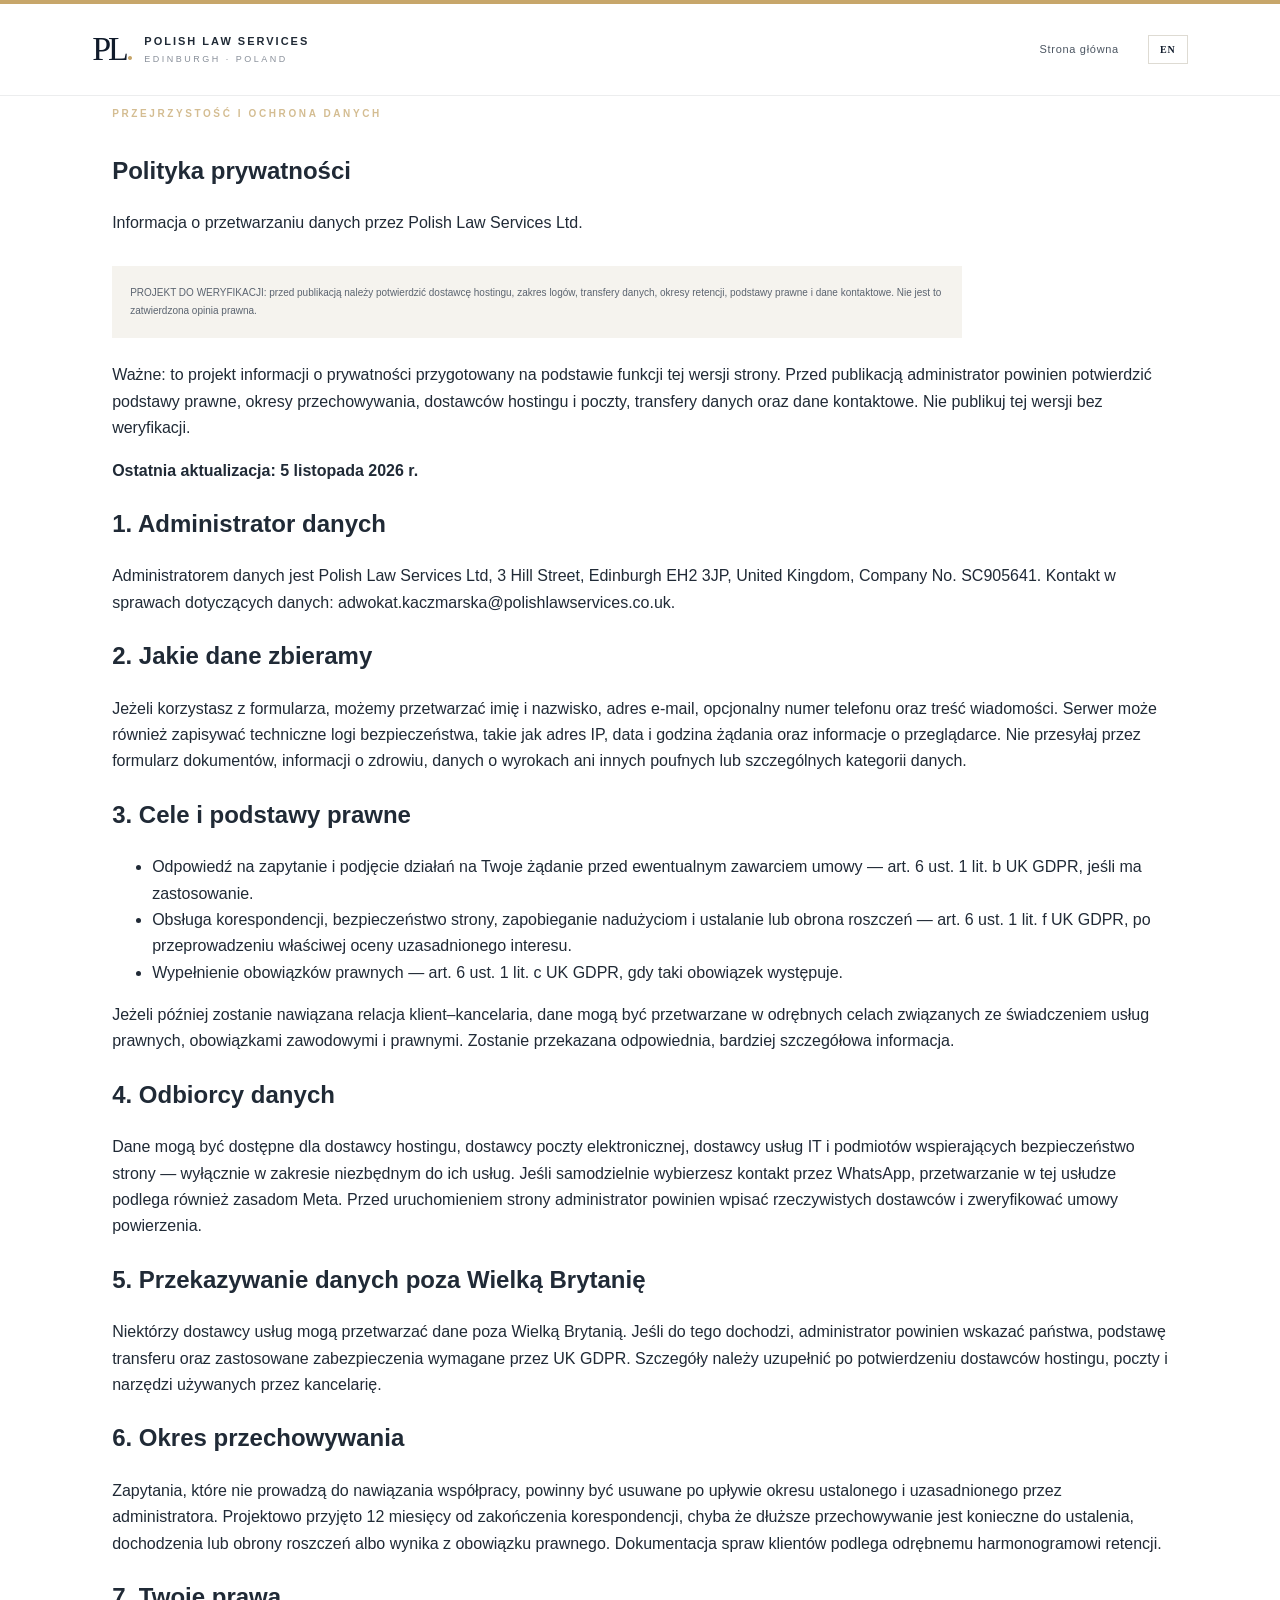
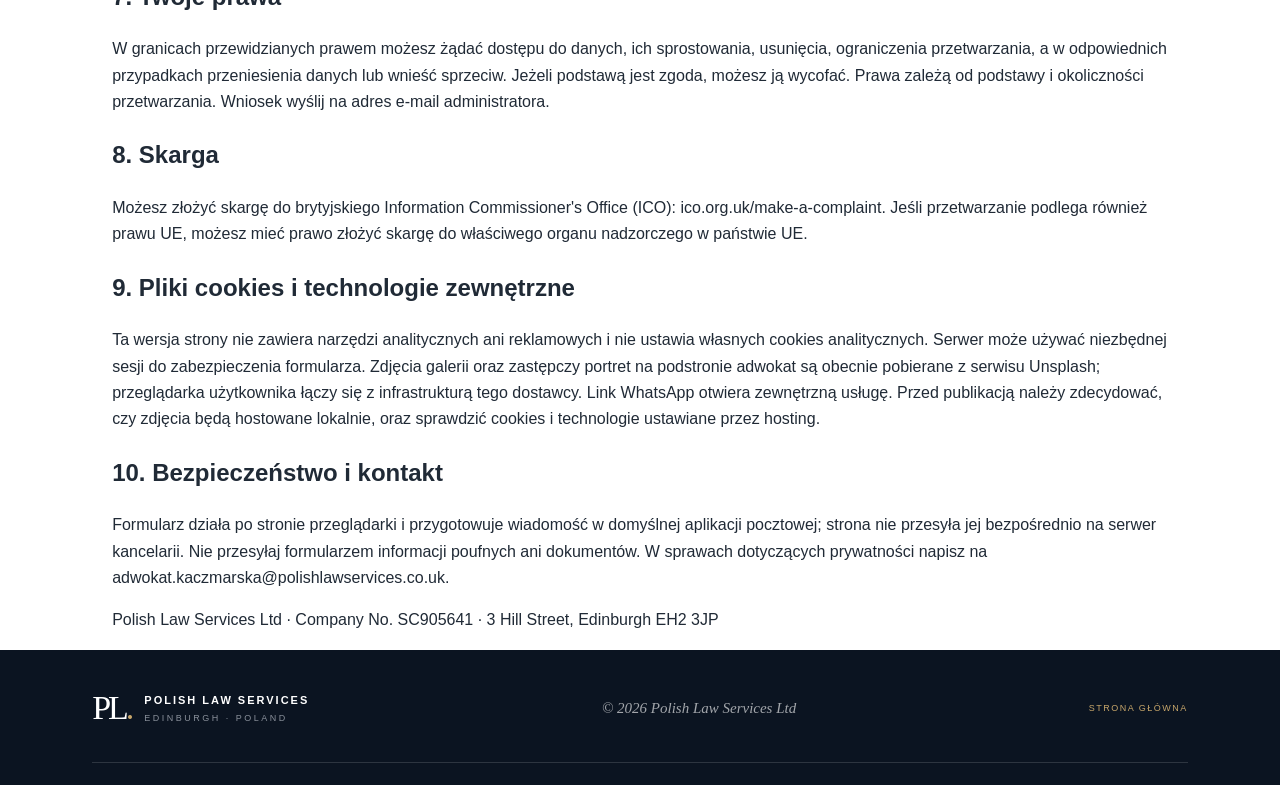
<file: privacy.html>
<!DOCTYPE html><html lang="pl"><head><meta charset="UTF-8"><meta name="viewport" content="width=device-width, initial-scale=1.0"><meta name="theme-color" content="#101b2b"><title>Polityka prywatności | Polish Law Services</title><link rel="stylesheet" href="style.css"></head><body><div class="topline"></div><header class="site-header"><a class="brand" href="index.html"><span class="brand-mark">PL<span>.</span></span><span class="brand-copy"><strong>POLISH LAW SERVICES</strong><small>EDINBURGH · POLAND</small></span></a><nav class="main-nav"><a href="index.html" data-pl="Strona główna" data-en="Home">Strona główna</a><button class="language-switch" type="button">EN</button></nav></header><main><section class="subpage-hero"><div class="section-wrap"><p class="eyebrow" data-pl="PRZEJRZYSTOŚĆ I OCHRONA DANYCH" data-en="TRANSPARENCY AND DATA PROTECTION">PRZEJRZYSTOŚĆ I OCHRONA DANYCH</p><h1 data-pl="Polityka prywatności" data-en="Privacy notice">Polityka prywatności</h1><p data-pl="Informacja o przetwarzaniu danych przez Polish Law Services Ltd." data-en="Information about how Polish Law Services Ltd processes personal data.">Informacja o przetwarzaniu danych przez Polish Law Services Ltd.</p></div></section><section class="section-wrap subpage-content privacy-content"><div class="legal-note" style="background:#f5f3ee;color:#5b6470;padding:18px;margin-bottom:24px">PROJEKT DO WERYFIKACJI: przed publikacją należy potwierdzić dostawcę hostingu, zakres logów, transfery danych, okresy retencji, podstawy prawne i dane kontaktowe. Nie jest to zatwierdzona opinia prawna.</div>
<div class="notice" data-pl="Ważne: to projekt informacji o prywatności przygotowany na podstawie funkcji tej wersji strony. Przed publikacją administrator powinien potwierdzić podstawy prawne, okresy przechowywania, dostawców hostingu i poczty, transfery danych oraz dane kontaktowe. Nie publikuj tej wersji bez weryfikacji." data-en="Important: this is a draft privacy notice based on the features in this website version. Before publication, the controller must confirm lawful bases, retention periods, hosting and email providers, data transfers and contact details. Do not publish without review.">Ważne: to projekt informacji o prywatności przygotowany na podstawie funkcji tej wersji strony. Przed publikacją administrator powinien potwierdzić podstawy prawne, okresy przechowywania, dostawców hostingu i poczty, transfery danych oraz dane kontaktowe. Nie publikuj tej wersji bez weryfikacji.</div>
<div class="lang-block" data-lang="pl"><p><strong>Ostatnia aktualizacja: 5 listopada 2026 r.</strong></p><h2>1. Administrator danych</h2><p>Administratorem danych jest Polish Law Services Ltd, 3 Hill Street, Edinburgh EH2 3JP, United Kingdom, Company No. SC905641. Kontakt w sprawach dotyczących danych: <a href="mailto:adwokat.kaczmarska@polishlawservices.co.uk">adwokat.kaczmarska@polishlawservices.co.uk</a>.</p><h2>2. Jakie dane zbieramy</h2><p>Jeżeli korzystasz z formularza, możemy przetwarzać imię i nazwisko, adres e-mail, opcjonalny numer telefonu oraz treść wiadomości. Serwer może również zapisywać techniczne logi bezpieczeństwa, takie jak adres IP, data i godzina żądania oraz informacje o przeglądarce. Nie przesyłaj przez formularz dokumentów, informacji o zdrowiu, danych o wyrokach ani innych poufnych lub szczególnych kategorii danych.</p><h2>3. Cele i podstawy prawne</h2><ul><li>Odpowiedź na zapytanie i podjęcie działań na Twoje żądanie przed ewentualnym zawarciem umowy — art. 6 ust. 1 lit. b UK GDPR, jeśli ma zastosowanie.</li><li>Obsługa korespondencji, bezpieczeństwo strony, zapobieganie nadużyciom i ustalanie lub obrona roszczeń — art. 6 ust. 1 lit. f UK GDPR, po przeprowadzeniu właściwej oceny uzasadnionego interesu.</li><li>Wypełnienie obowiązków prawnych — art. 6 ust. 1 lit. c UK GDPR, gdy taki obowiązek występuje.</li></ul><p>Jeżeli później zostanie nawiązana relacja klient–kancelaria, dane mogą być przetwarzane w odrębnych celach związanych ze świadczeniem usług prawnych, obowiązkami zawodowymi i prawnymi. Zostanie przekazana odpowiednia, bardziej szczegółowa informacja.</p><h2>4. Odbiorcy danych</h2><p>Dane mogą być dostępne dla dostawcy hostingu, dostawcy poczty elektronicznej, dostawcy usług IT i podmiotów wspierających bezpieczeństwo strony — wyłącznie w zakresie niezbędnym do ich usług. Jeśli samodzielnie wybierzesz kontakt przez WhatsApp, przetwarzanie w tej usłudze podlega również zasadom Meta. Przed uruchomieniem strony administrator powinien wpisać rzeczywistych dostawców i zweryfikować umowy powierzenia.</p><h2>5. Przekazywanie danych poza Wielką Brytanię</h2><p>Niektórzy dostawcy usług mogą przetwarzać dane poza Wielką Brytanią. Jeśli do tego dochodzi, administrator powinien wskazać państwa, podstawę transferu oraz zastosowane zabezpieczenia wymagane przez UK GDPR. Szczegóły należy uzupełnić po potwierdzeniu dostawców hostingu, poczty i narzędzi używanych przez kancelarię.</p><h2>6. Okres przechowywania</h2><p>Zapytania, które nie prowadzą do nawiązania współpracy, powinny być usuwane po upływie okresu ustalonego i uzasadnionego przez administratora. Projektowo przyjęto 12 miesięcy od zakończenia korespondencji, chyba że dłuższe przechowywanie jest konieczne do ustalenia, dochodzenia lub obrony roszczeń albo wynika z obowiązku prawnego. Dokumentacja spraw klientów podlega odrębnemu harmonogramowi retencji.</p><h2>7. Twoje prawa</h2><p>W granicach przewidzianych prawem możesz żądać dostępu do danych, ich sprostowania, usunięcia, ograniczenia przetwarzania, a w odpowiednich przypadkach przeniesienia danych lub wnieść sprzeciw. Jeżeli podstawą jest zgoda, możesz ją wycofać. Prawa zależą od podstawy i okoliczności przetwarzania. Wniosek wyślij na adres e-mail administratora.</p><h2>8. Skarga</h2><p>Możesz złożyć skargę do brytyjskiego Information Commissioner's Office (ICO): <a href="https://ico.org.uk/make-a-complaint/" target="_blank" rel="noopener">ico.org.uk/make-a-complaint</a>. Jeśli przetwarzanie podlega również prawu UE, możesz mieć prawo złożyć skargę do właściwego organu nadzorczego w państwie UE.</p><h2>9. Pliki cookies i technologie zewnętrzne</h2><p>Ta wersja strony nie zawiera narzędzi analitycznych ani reklamowych i nie ustawia własnych cookies analitycznych. Serwer może używać niezbędnej sesji do zabezpieczenia formularza. Zdjęcia galerii oraz zastępczy portret na podstronie adwokat są obecnie pobierane z serwisu Unsplash; przeglądarka użytkownika łączy się z infrastrukturą tego dostawcy. Link WhatsApp otwiera zewnętrzną usługę. Przed publikacją należy zdecydować, czy zdjęcia będą hostowane lokalnie, oraz sprawdzić cookies i technologie ustawiane przez hosting.</p><h2>10. Bezpieczeństwo i kontakt</h2><p>Formularz działa po stronie przeglądarki i przygotowuje wiadomość w domyślnej aplikacji pocztowej; strona nie przesyła jej bezpośrednio na serwer kancelarii. Nie przesyłaj formularzem informacji poufnych ani dokumentów. W sprawach dotyczących prywatności napisz na <a href="mailto:adwokat.kaczmarska@polishlawservices.co.uk">adwokat.kaczmarska@polishlawservices.co.uk</a>.</p></div>
<div class="lang-block" data-lang="en" hidden><p><strong>Last updated: 5 November 2026.</strong></p><h2>1. Data controller</h2><p>The controller is Polish Law Services Ltd, 3 Hill Street, Edinburgh EH2 3JP, United Kingdom, Company No. SC905641. Data protection contact: <a href="mailto:adwokat.kaczmarska@polishlawservices.co.uk">adwokat.kaczmarska@polishlawservices.co.uk</a>.</p><h2>2. Data we collect</h2><p>If you use the enquiry form, we may process your name, email address, optional telephone number and message. The server may also record technical security logs such as IP address, request date and time and browser information. Do not submit documents, health information, criminal conviction data or other confidential or special category data through this form.</p><h2>3. Purposes and lawful bases</h2><ul><li>Responding to an enquiry and taking steps at your request before a possible contract — Article 6(1)(b) UK GDPR, where applicable.</li><li>Managing correspondence, website security, preventing abuse and establishing or defending legal claims — Article 6(1)(f) UK GDPR, subject to an appropriate legitimate interests assessment.</li><li>Complying with legal obligations — Article 6(1)(c) UK GDPR, where such an obligation applies.</li></ul><p>If a solicitor-client relationship is later established, information may be processed for separate purposes relating to legal services, professional duties and legal obligations. Appropriate additional information will be provided.</p><h2>4. Recipients</h2><p>Data may be accessible to the hosting provider, email provider, IT service providers and website security providers, only as necessary for their services. If you choose to contact the practice through WhatsApp, processing by that service is also subject to Meta's terms. Before launch, the controller should identify the actual providers and check data processing agreements.</p><h2>5. International transfers</h2><p>Some service providers may process data outside the United Kingdom. If so, the controller must identify the relevant countries, transfer mechanism and safeguards required by UK GDPR. Details must be completed after confirming the hosting, email and other service providers.</p><h2>6. Retention</h2><p>Enquiries that do not result in an engagement should be deleted after a period set and justified by the controller. This draft proposes 12 months after correspondence ends, unless longer retention is necessary to establish, exercise or defend legal claims or is required by law. Client matter files are subject to a separate retention schedule.</p><h2>7. Your rights</h2><p>Subject to applicable law, you may request access, rectification, erasure, restriction, and in appropriate cases data portability, or object to processing. Where consent is the lawful basis, you may withdraw it. Rights depend on the lawful basis and circumstances. Contact the controller by email.</p><h2>8. Complaints</h2><p>You may complain to the UK Information Commissioner's Office (ICO): <a href="https://ico.org.uk/make-a-complaint/" target="_blank" rel="noopener">ico.org.uk/make-a-complaint</a>. If EU data protection law also applies, you may have the right to complain to the relevant supervisory authority in an EU Member State.</p><h2>9. Cookies and third-party technologies</h2><p>This version of the website does not include analytics or advertising tools and does not set its own analytics cookies. The server may use an essential session cookie to secure the enquiry form. Gallery images and the placeholder portrait on the advocate page are currently loaded from Unsplash, so the visitor's browser connects to that provider's infrastructure. The WhatsApp link opens an external service. Before launch, decide whether images will be hosted locally and check cookies and technologies used by the hosting provider.</p><h2>10. Security and contact</h2><p>The browser-based form prepares a message in the visitor's default email application; the website does not submit the enquiry directly to the practice's server. Do not submit confidential information or documents through the form. For privacy enquiries, email <a href="mailto:adwokat.kaczmarska@polishlawservices.co.uk">adwokat.kaczmarska@polishlawservices.co.uk</a>.</p></div>
<p class="profile-note">Polish Law Services Ltd · Company No. SC905641 · 3 Hill Street, Edinburgh EH2 3JP</p></section></main><footer class="site-footer"><div class="footer-top"><a class="brand brand-footer" href="index.html"><span class="brand-mark">PL<span>.</span></span><span class="brand-copy"><strong>POLISH LAW SERVICES</strong><small>EDINBURGH · POLAND</small></span></a><p>© <span id="year"></span> Polish Law Services Ltd</p><a href="index.html" class="back-top" data-pl="STRONA GŁÓWNA" data-en="HOME">STRONA GŁÓWNA</a></div></footer><script>let lang='pl';const btn=document.querySelector('.language-switch');function setLang(next){lang=next;document.documentElement.lang=next;document.querySelectorAll('[data-pl][data-en]').forEach(el=>el.innerHTML=el.dataset[next]);document.querySelectorAll('.lang-block').forEach(el=>el.hidden=el.dataset.lang!==next);btn.textContent=next==='pl'?'EN':'PL';}btn.addEventListener('click',()=>setLang(lang==='pl'?'en':'pl'));document.getElementById('year').textContent=new Date().getFullYear();</script></body></html>
</file>
<file: style.css>
:root{--navy:#101b2b;--navy2:#172538;--gold:#c7a66a;--cream:#f5f3ee;--ink:#202a36;--muted:#727982;--line:#dedbd3;--white:#fff}
*{box-sizing:border-box}html{scroll-behavior:smooth;scroll-padding-top:90px}body{margin:0;color:var(--ink);font-family:"DM Sans",sans-serif;background:#fff;line-height:1.65}a{color:inherit;text-decoration:none}.topline{height:4px;background:var(--gold)}
.site-header{height:92px;padding:0 7.2%;display:flex;align-items:center;justify-content:space-between;background:#fff;position:sticky;top:0;z-index:20;border-bottom:1px solid rgba(16,27,43,.08)}.brand{display:flex;align-items:center;gap:13px}.brand-mark{font-family:"Playfair Display",serif;font-size:34px;letter-spacing:-3px;color:var(--navy);line-height:1}.brand-mark span{color:var(--gold)}.brand-copy{display:flex;flex-direction:column;gap:2px}.brand-copy strong{font-size:11px;letter-spacing:2px;font-weight:700}.brand-copy small{font-size:9px;letter-spacing:2.5px;color:#89909a}.main-nav{display:flex;align-items:center;gap:29px}.main-nav>a{font-size:11px;letter-spacing:.7px;color:#4c5662;transition:color .2s}.main-nav>a:hover{color:var(--gold)}.language-switch{border:1px solid var(--line);background:#fff;padding:8px 11px;font:600 10px "DM Sans";letter-spacing:1px;cursor:pointer;color:var(--navy)}.menu-toggle{display:none;background:none;border:0}
.hero{height:min(690px,78vw);min-height:570px;position:relative;display:flex;align-items:center;overflow:hidden;background:var(--navy)}.hero-image{position:absolute;inset:0;background:url("https://images.unsplash.com/photo-1506377585622-bedcbb027afc?auto=format&fit=crop&w=2200&q=90") center 48%/cover;opacity:.55;transform:scale(1.02)}.hero-shade{position:absolute;inset:0;background:linear-gradient(90deg,rgba(9,18,30,.94) 0%,rgba(9,18,30,.75) 48%,rgba(9,18,30,.2) 100%)}.hero-content{position:relative;z-index:1;margin-left:12%;max-width:700px;color:#fff;padding:50px 24px 70px 0}.eyebrow,.overline{font-size:10px;letter-spacing:2.6px;font-weight:700}.eyebrow{color:#d4bd92;margin-bottom:28px}.hero h1,.intro h2,.services-heading h2,.approach h2,.gallery-heading h2,.contact-copy h2{font-family:"Playfair Display",serif;font-weight:400;letter-spacing:-1.5px;line-height:1.13}.hero h1{font-size:clamp(42px,5.2vw,72px);margin:0 0 23px}.hero h1 em,.intro h2 em,.services-heading h2 em,.approach h2 em,.gallery-heading h2 em,.contact-copy h2 em{font-weight:400;color:var(--gold)}.hero-lead{max-width:490px;color:rgba(255,255,255,.78);font-size:14px;line-height:1.9}.hero-actions{display:flex;align-items:center;gap:30px;margin-top:35px}.button{display:inline-flex;justify-content:center;align-items:center;min-height:50px;padding:0 25px;font:700 10px "DM Sans";letter-spacing:1.3px;text-transform:uppercase;border:0;cursor:pointer;transition:transform .2s,background .2s}.button:hover{transform:translateY(-2px)}.button-gold{background:var(--gold);color:#101b2b}.button-gold:hover{background:#d6b77e}.text-link{font-size:11px;letter-spacing:.5px;color:#fff}.text-link span{color:var(--gold);padding-left:6px}.hero-caption{position:absolute;bottom:25px;left:7.2%;right:7.2%;display:flex;justify-content:space-between;color:rgba(255,255,255,.55);font-size:9px;letter-spacing:2px}
.section-wrap{max-width:1240px;margin:auto;padding-left:7.2%;padding-right:7.2%}.intro{padding-top:125px;padding-bottom:130px}.section-kicker{display:flex;align-items:center;gap:15px;font-size:9px;letter-spacing:2px;color:#8b9299;margin-bottom:58px}.section-kicker span:first-child{color:var(--gold);font-size:11px}.section-kicker:after{content:"";height:1px;width:45px;background:var(--gold)}.intro-grid,.approach-grid{display:grid;grid-template-columns:1fr 1fr;gap:9%}.overline{color:#8b9299;margin:0 0 20px}.intro h2,.approach h2{font-size:clamp(40px,4.2vw,58px);margin:0;color:var(--navy)}.intro-copy{padding-top:35px}.intro-copy>p:first-child{font-size:15px;line-height:2;color:#606a75;margin:0}.signature{margin-top:35px!important;font-family:"Playfair Display",serif;font-size:20px!important;color:var(--navy)!important}.signature span{font-family:"DM Sans";font-size:11px;color:#89909a}
.services-section{background:var(--navy);color:#fff;padding:105px 0 95px}.section-kicker.light{color:rgba(255,255,255,.5)}.services-heading{display:flex;justify-content:space-between;align-items:end;gap:40px;margin-bottom:55px}.gold{color:var(--gold)}.services-heading h2,.contact-copy h2{font-size:clamp(42px,4.4vw,60px);margin:0}.services-heading>p{max-width:350px;color:rgba(255,255,255,.62);font-size:13px;line-height:1.9;margin:0 0 5px}.service-grid{display:grid;grid-template-columns:repeat(3,1fr);border-top:1px solid rgba(255,255,255,.18);border-left:1px solid rgba(255,255,255,.18)}.service-card{min-height:245px;padding:28px 30px 25px;border-right:1px solid rgba(255,255,255,.18);border-bottom:1px solid rgba(255,255,255,.18);position:relative;transition:background .25s}.service-card:hover{background:rgba(255,255,255,.045)}.service-card>span{color:var(--gold);font-size:10px;letter-spacing:1px}.service-card h3{font:400 22px "Playfair Display";margin:27px 0 10px}.service-card p{font-size:11px;line-height:1.9;color:rgba(255,255,255,.58);max-width:290px;margin:0}.service-card>b{position:absolute;right:28px;top:26px;color:var(--gold);font-weight:400}.legal-note{font-size:10px;line-height:1.8;color:rgba(255,255,255,.48);max-width:850px;margin:30px 0 0}
.approach{padding-top:120px;padding-bottom:125px}.approach .section-kicker{margin-bottom:55px}.steps{padding-top:5px}.step{display:grid;grid-template-columns:42px 1fr;gap:18px;padding:0 0 25px;margin-bottom:25px;border-bottom:1px solid var(--line)}.step>span{font-size:10px;color:var(--gold);padding-top:5px}.step h3{font:400 21px "Playfair Display";color:var(--navy);margin:0 0 7px}.step p{font-size:12px;line-height:1.8;color:#78808a;margin:0;max-width:450px}
.gallery-section{background:var(--cream);padding:100px 0 115px}.gallery-heading{display:flex;justify-content:space-between;align-items:end;margin-bottom:38px;gap:30px}.gallery-heading h2{font-size:clamp(36px,4vw,53px);color:var(--navy);margin:0}.gallery-heading p{font-size:12px;color:#737b84;max-width:290px;margin:0 0 5px}.gallery-grid{display:grid;grid-template-columns:1.5fr 1fr 1fr;gap:15px}.gallery-item{padding:0;border:0;position:relative;height:300px;overflow:hidden;background:#ddd;cursor:zoom-in;text-align:left}.gallery-item img{width:100%;height:100%;object-fit:cover;display:block;transition:transform .6s}.gallery-item:hover img{transform:scale(1.05)}.gallery-item:after{content:"";position:absolute;inset:50% 0 0;background:linear-gradient(transparent,rgba(0,0,0,.5))}.gallery-item span{position:absolute;z-index:1;bottom:16px;left:18px;color:#fff;font-size:9px;letter-spacing:2px}
.contact-section{background:#111e2e;color:#fff;padding:110px 0}.contact-grid{display:grid;grid-template-columns:1fr .86fr;gap:10%;align-items:start}.contact-copy .section-kicker{margin-bottom:45px}.contact-copy h2{margin-bottom:23px}.contact-copy>p:not(.overline){max-width:420px;color:rgba(255,255,255,.62);font-size:13px;line-height:1.9}.contact-details{display:flex;flex-direction:column;gap:10px;margin:30px 0;color:rgba(255,255,255,.78);font-size:12px}.contact-details a:first-child{font:400 23px "Playfair Display";color:#fff}.contact-details a:hover{color:var(--gold)}.contact-details span{max-width:300px}.button-whatsapp{border:1px solid rgba(255,255,255,.28);color:#fff;gap:10px;margin-top:5px}.wa-icon{font-size:18px;color:#9fc8a9}.contact-form{background:#fff;color:var(--navy);padding:42px 42px 35px}.contact-form h3{font:400 28px "Playfair Display";margin:0 0 4px}.contact-form>p{font-size:10px;color:#89909a;margin:0 0 25px}.contact-form label:not(.consent){display:block;margin:0 0 19px}.contact-form label>span{display:block;font-size:10px;letter-spacing:.5px;color:#59636f;margin-bottom:6px}.contact-form input:not([type=checkbox]),.contact-form textarea{width:100%;border:0;border-bottom:1px solid #d8dce0;border-radius:0;padding:9px 0;font:13px "DM Sans";color:var(--navy);outline:none;background:transparent}.contact-form input:focus,.contact-form textarea:focus{border-color:var(--gold)}.contact-form textarea{resize:vertical}.contact-form .consent{display:flex;gap:10px;align-items:flex-start;margin:12px 0 22px}.consent input{margin-top:3px;accent-color:var(--gold)}.contact-form .consent span{font-size:9px;line-height:1.7;color:#7b838b}.submit-button{width:100%}.contact-form small{display:block;color:#959ba2;font-size:9px;line-height:1.7;margin-top:14px}.form-feedback{min-height:15px;color:#667d68!important;margin:10px 0 0!important}
.site-footer{background:#0b1421;color:#fff;padding:35px 7.2% 22px}.footer-top{display:flex;justify-content:space-between;align-items:center;padding-bottom:30px;border-bottom:1px solid rgba(255,255,255,.14)}.brand-footer .brand-mark,.brand-footer .brand-copy strong{color:#fff}.brand-footer .brand-mark span{color:var(--gold)}.footer-top>p{font:italic 15px "Playfair Display";color:rgba(255,255,255,.62)}.back-top{font-size:9px;letter-spacing:1.5px;color:var(--gold)}.footer-bottom{display:flex;justify-content:space-between;gap:20px;padding-top:20px;color:rgba(255,255,255,.42);font-size:9px}.floating-whatsapp{position:fixed;right:22px;bottom:22px;width:52px;height:52px;border-radius:50%;background:#2d7654;color:#fff;display:grid;place-items:center;font-size:24px;z-index:15;box-shadow:0 6px 22px #0003}.lightbox{position:fixed;inset:0;background:rgba(5,10,18,.94);z-index:50;display:none;align-items:center;justify-content:center;padding:5vw}.lightbox.open{display:flex}.lightbox img{max-width:90vw;max-height:85vh;object-fit:contain}.lightbox-close{position:absolute;top:20px;right:30px;color:#fff;background:none;border:0;font-size:42px;cursor:pointer}
@media(max-width:900px){.site-header{padding:0 5%;height:80px}.main-nav{gap:16px}.main-nav>a{font-size:10px}.section-wrap{padding-left:6%;padding-right:6%}.hero-content{margin-left:8%}.service-card{padding:24px 20px}.contact-grid{gap:5%}.contact-form{padding:32px 28px}}
@media(max-width:700px){html{scroll-padding-top:72px}.site-header{height:72px;padding:0 6%}.brand-mark{font-size:30px}.brand-copy strong{font-size:9px}.brand-copy small{font-size:8px}.menu-toggle{display:flex;flex-direction:column;gap:6px;padding:10px}.menu-toggle span{width:24px;height:1px;background:var(--navy)}.main-nav{display:none;position:absolute;top:72px;left:0;right:0;background:#fff;padding:22px 7% 28px;box-shadow:0 15px 25px #101b2b18;flex-direction:column;align-items:flex-start;gap:18px}.main-nav.open{display:flex}.main-nav>a{font-size:12px}.language-switch{margin-top:3px}.hero{min-height:650px;height:calc(100svh - 72px);max-height:760px}.hero-image{background-position:58% center}.hero-shade{background:linear-gradient(90deg,rgba(9,18,30,.91),rgba(9,18,30,.52))}.hero-content{margin:0;padding:40px 7% 70px}.hero h1{font-size:clamp(39px,10vw,56px)}.hero-lead{font-size:13px}.hero-actions{align-items:flex-start;flex-direction:column;gap:19px}.hero-caption{left:7%;right:7%;font-size:8px}.intro,.approach{padding-top:80px;padding-bottom:85px}.section-kicker{margin-bottom:38px}.intro-grid,.approach-grid{grid-template-columns:1fr;gap:25px}.intro h2,.approach h2{font-size:44px}.intro-copy{padding-top:0}.intro-copy>p:first-child{font-size:13px}.services-section{padding:80px 0}.services-heading{display:block;margin-bottom:35px}.services-heading>p{margin-top:22px}.services-heading h2,.contact-copy h2{font-size:46px}.service-grid{grid-template-columns:1fr 1fr}.service-card{min-height:235px;padding:22px 16px}.service-card h3{font-size:19px;margin-top:23px}.service-card p{font-size:10px}.legal-note{font-size:9px}.steps{padding-top:10px}.gallery-section{padding:80px 0}.gallery-heading{display:block}.gallery-heading h2{font-size:39px}.gallery-heading p{margin-top:15px}.gallery-grid{grid-template-columns:1fr 1fr;gap:10px}.gallery-item{height:210px}.gallery-large{grid-column:1/-1;height:260px}.contact-section{padding:80px 0}.contact-grid{grid-template-columns:1fr;gap:45px}.contact-form{padding:30px 24px}.footer-top{align-items:flex-start;flex-wrap:wrap;gap:20px}.footer-top>p{order:3;width:100%;margin:0}.footer-bottom{flex-direction:column;gap:8px}.floating-whatsapp{width:48px;height:48px;right:15px;bottom:15px}}
@media(max-width:390px){.service-grid{grid-template-columns:1fr}.service-card{min-height:190px}.gallery-grid{grid-template-columns:1fr}.gallery-large{grid-column:auto}.gallery-item{height:230px}.hero h1{font-size:38px}}
</file>
